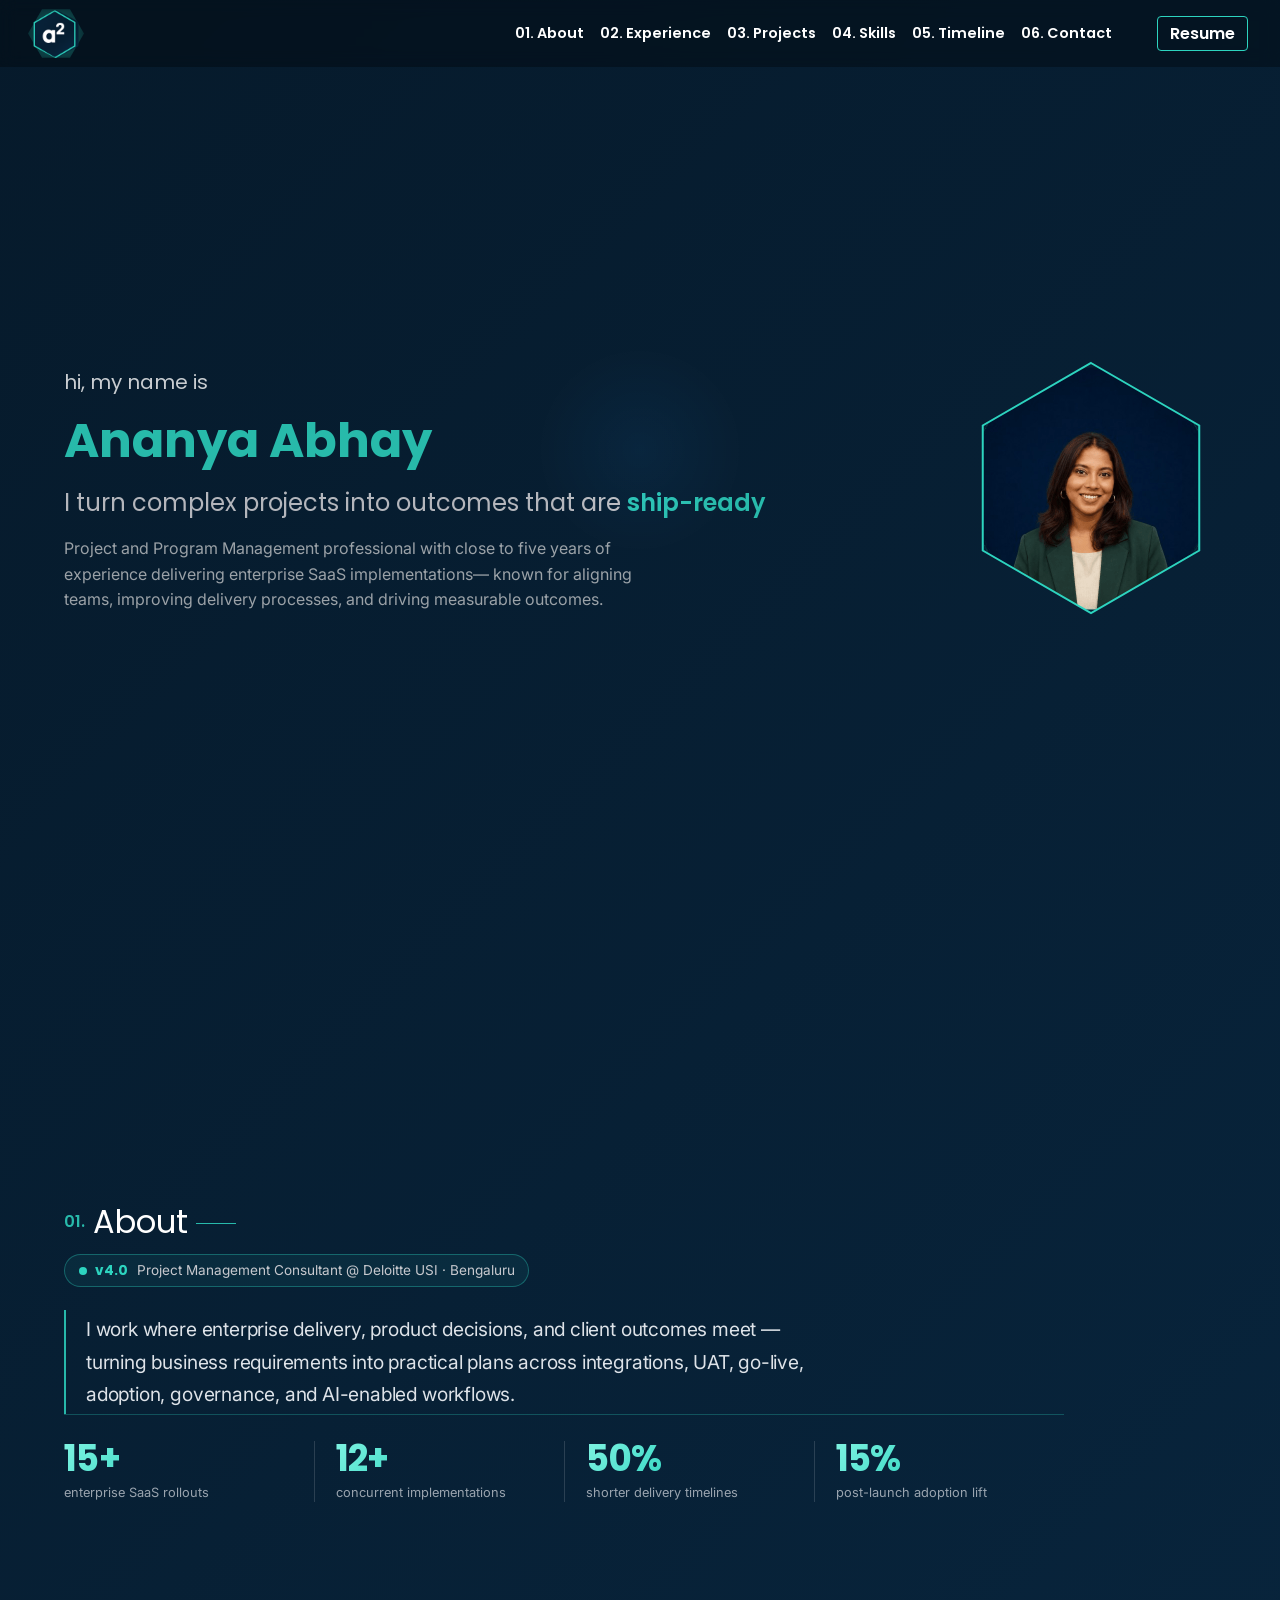
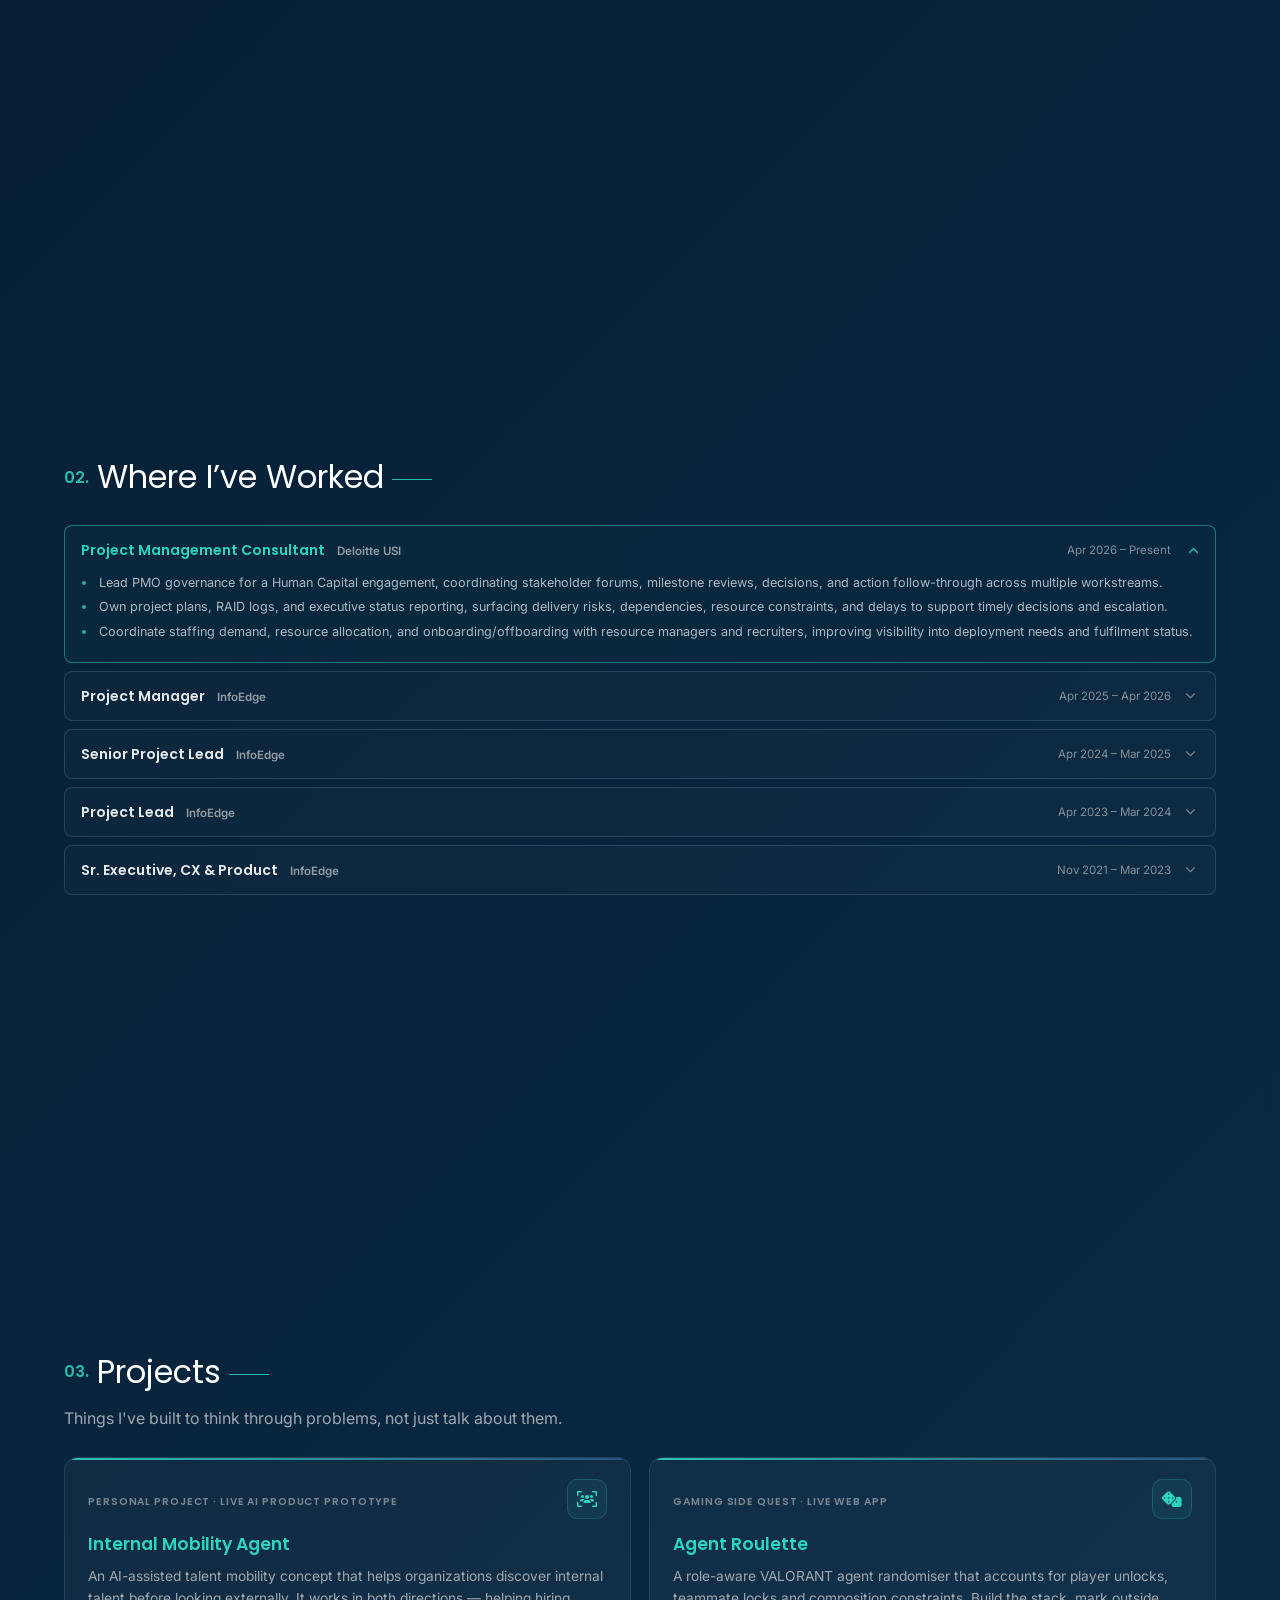
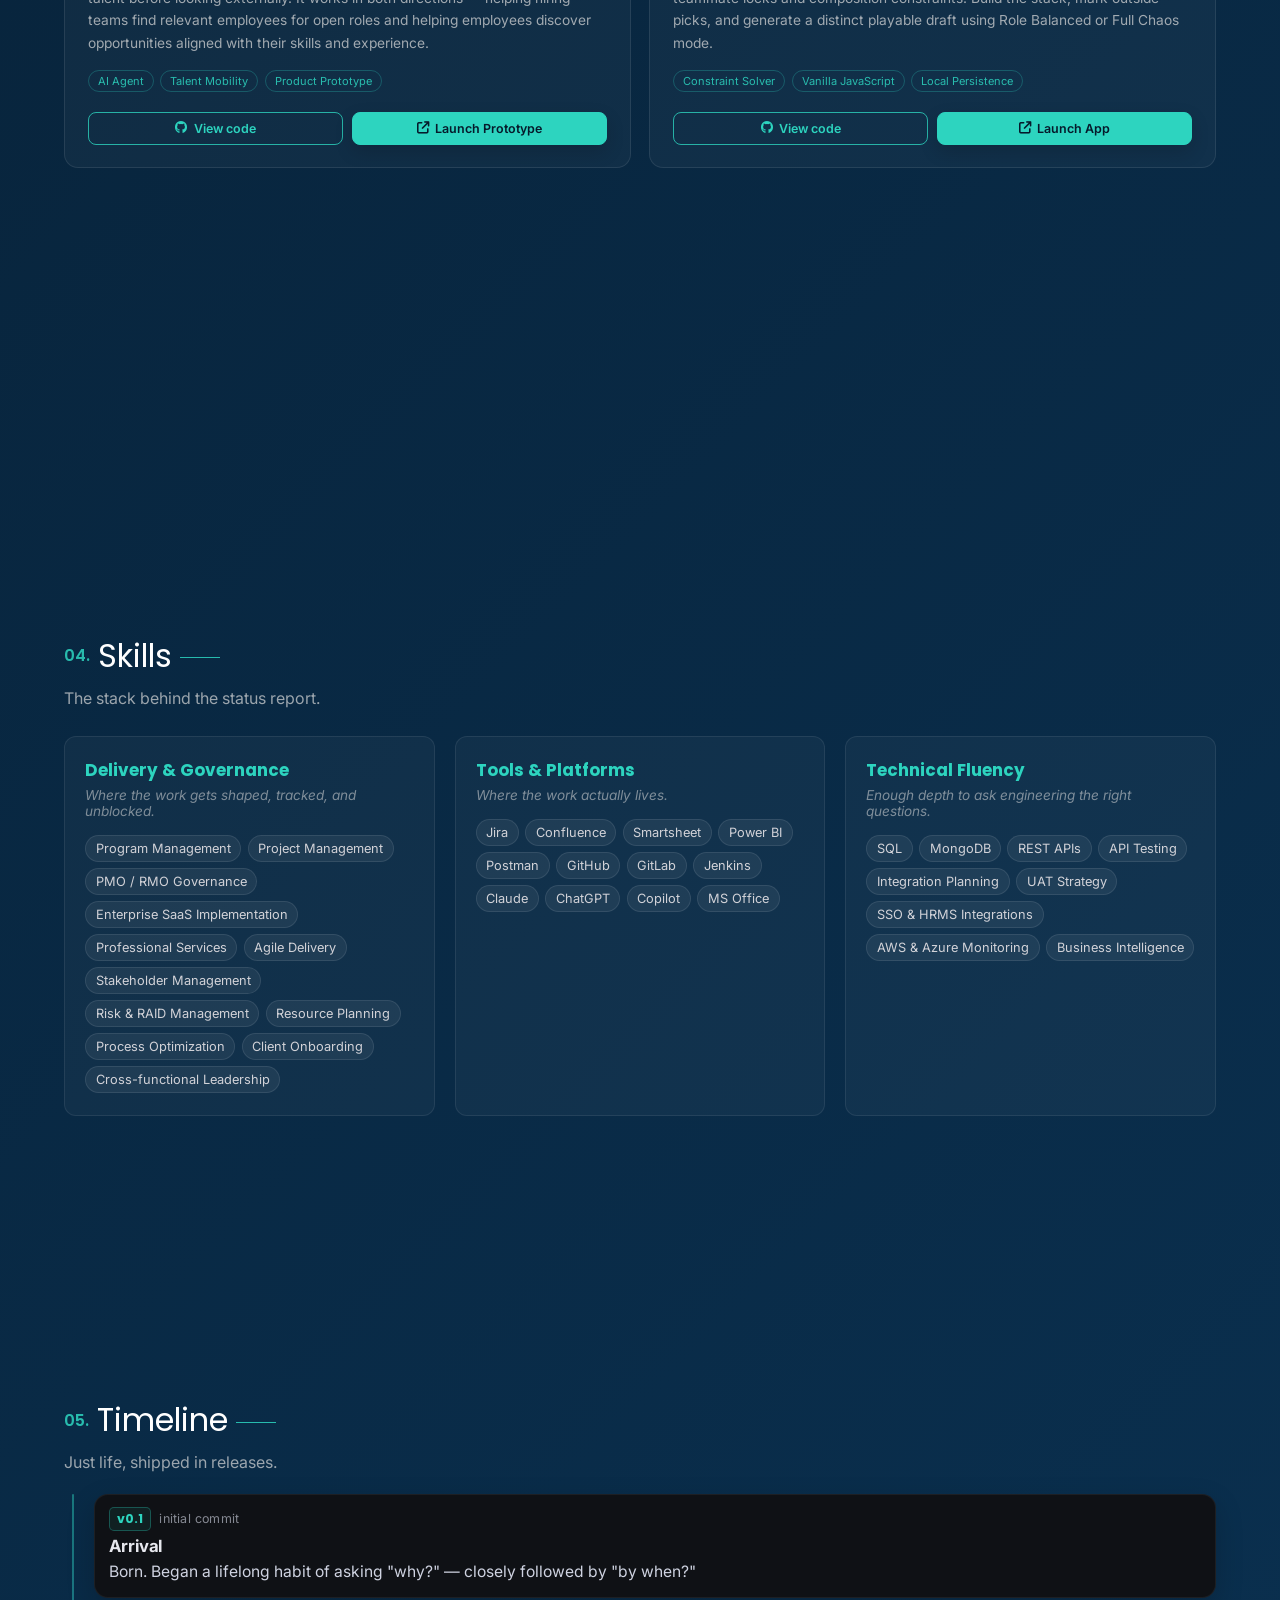
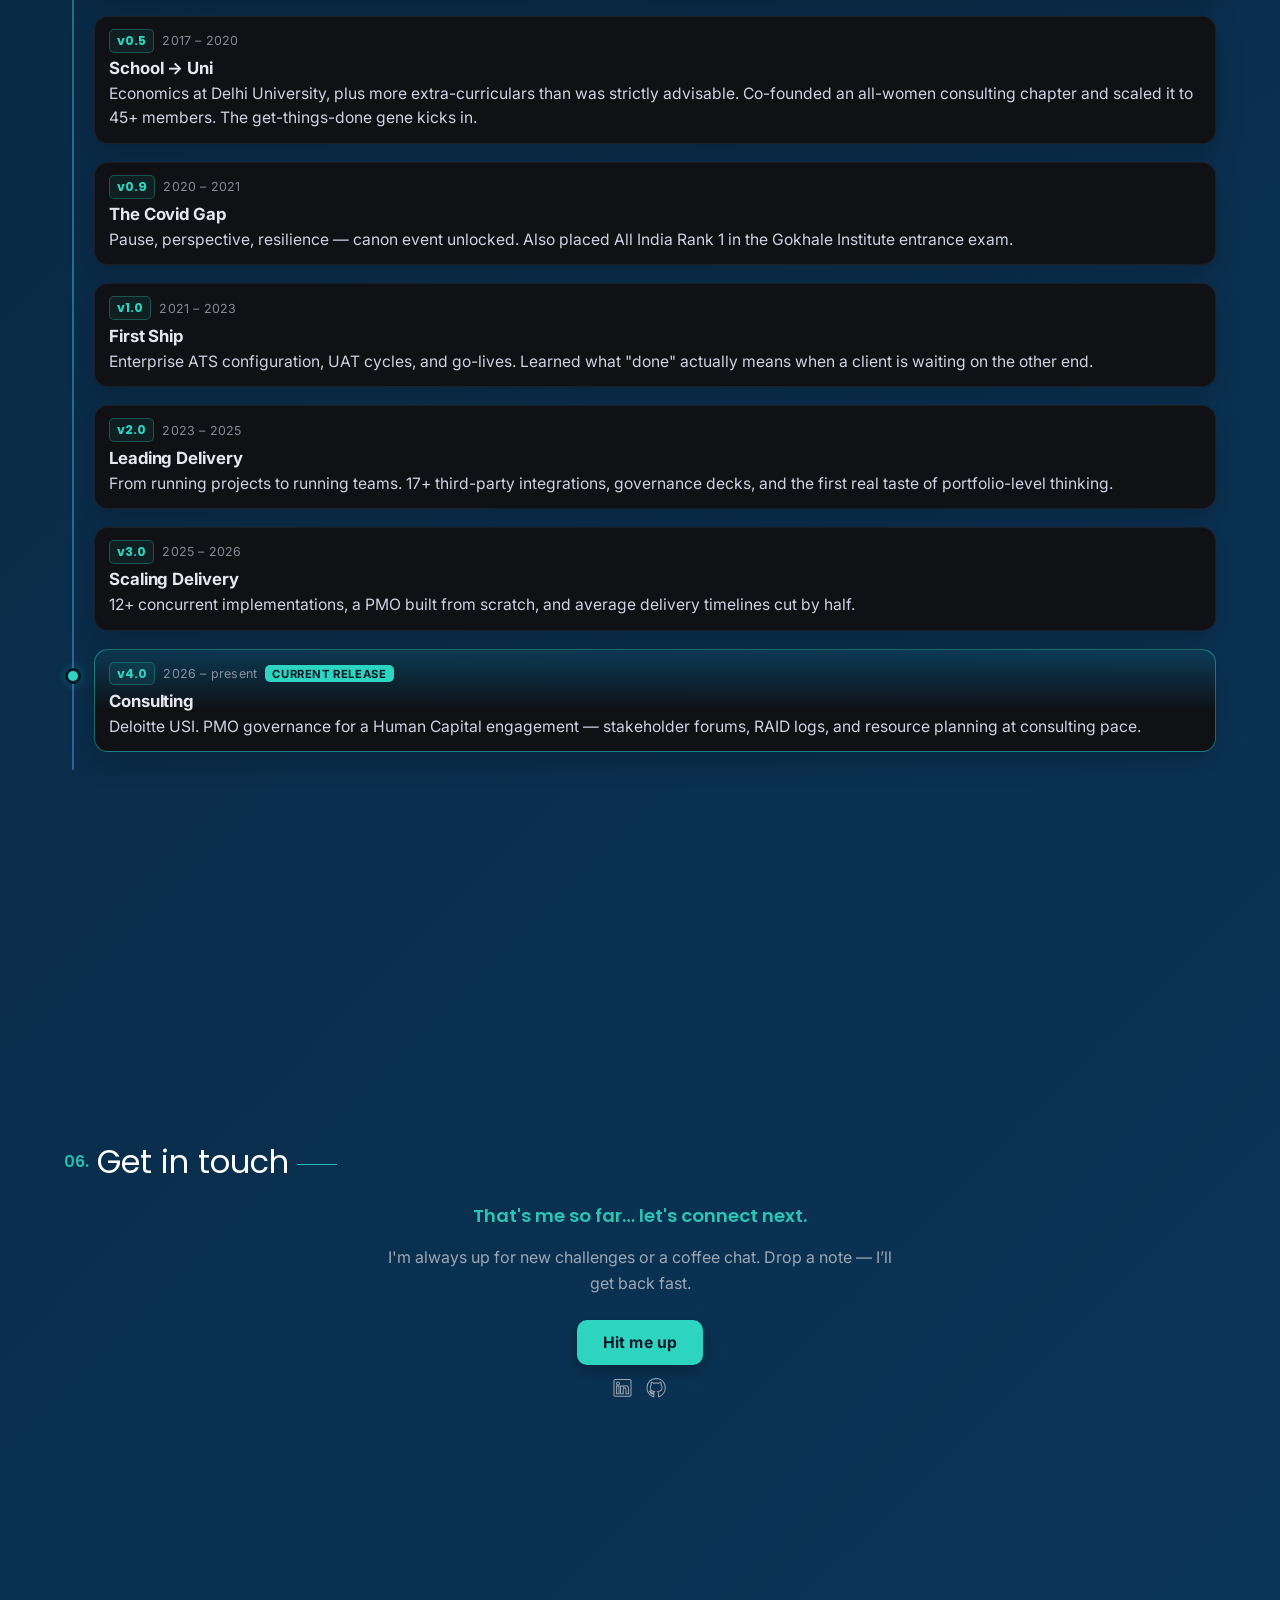
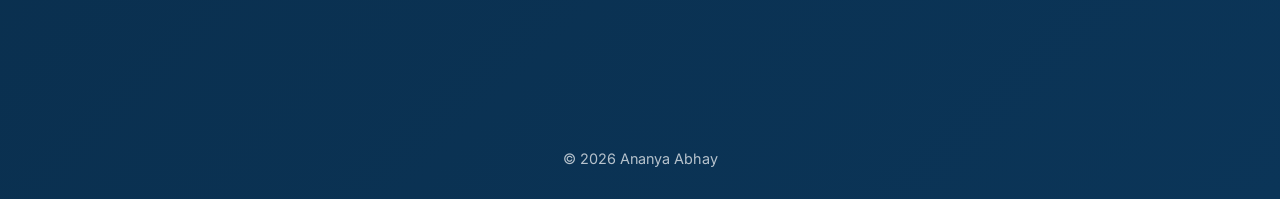
<file: index.html>
<!DOCTYPE html>
<html lang="en">

<head>

  <meta charset="UTF-8" />
  <meta name="viewport" content="width=device-width,initial-scale=1" />

  <!-- font awesome -->
  <link rel="stylesheet" href="https://cdnjs.cloudflare.com/ajax/libs/font-awesome/6.5.2/css/all.min.css">


  <meta property="og:site_name" content="Ananya Abhay" />

  <meta property="og:image:alt" content="Portrait of Ananya Abhay, SaaS Project Manager and Program Manager" />

  <!-- 1) Basic SEO -->
  <title>Ananya Abhay | Project &amp; Program Manager | SaaS &amp; PMO</title>
  <meta name="description"
    content="Project Manager in Bengaluru with approximately 5 years of program management experience across enterprise Software delivery, PMO governance, consulting, integrations and AI-enabled workflows.">

  <!-- 2) Open Graph -->
  <meta property="og:type" content="profile" />
  <meta property="og:locale" content="en_IN" />
  <meta property="og:url" content="https://ananyaabhay.github.io/" />
  <meta property="og:title" content="Ananya Abhay | Project &amp; Program Manager | SaaS &amp; PMO" />
  <meta property="og:description"
    content="Project and Program Manager in Bengaluru with 5 years across enterprise SaaS delivery, PMO governance, and consulting. Currently a PM Consultant at Deloitte USI.">
  <meta property="og:image" content="https://ananyaabhay.github.io/assets/image_aa.png" />
  <meta property="og:image:width" content="500" />
  <meta property="og:image:height" content="500" />

  <!-- 3) Twitter Card -->
  <meta name="twitter:card" content="summary" />
  <meta name="twitter:title" content="Ananya Abhay | Project &amp; Program Manager | SaaS &amp; PMO" />
  <meta name="twitter:description"
    content="Project and Program Manager in Bengaluru with 5 years across enterprise SaaS delivery, PMO governance, and consulting. Currently a PM Consultant at Deloitte USI.">
  <meta name="twitter:image" content="https://ananyaabhay.github.io/assets/image_aa.png" />

  <!-- 4) JSON-LD Structured Data -->
  <script type="application/ld+json">
{
  "@context": "https://schema.org",
  "@graph": [
    {
      "@type": "WebSite",
      "@id": "https://ananyaabhay.github.io/#website",
      "url": "https://ananyaabhay.github.io/",
      "name": "Ananya Abhay",
      "alternateName": "Ananya Abhay Portfolio"
    },
    {
      "@type": "ProfilePage",
      "@id": "https://ananyaabhay.github.io/#profile",
      "url": "https://ananyaabhay.github.io/",
      "name": "Ananya Abhay | SaaS Project and Program Manager",
      "isPartOf": {
        "@id": "https://ananyaabhay.github.io/#website"
      },
      "mainEntity": {
        "@type": "Person",
        "@id": "https://ananyaabhay.github.io/#person",
        "name": "Ananya Abhay",
        "url": "https://ananyaabhay.github.io/",
        "image": "https://ananyaabhay.github.io/assets/image_aa.png",
        "jobTitle": "Project Management Consultant",
        "description": "Project and Program Manager in Bengaluru with 5 years across enterprise SaaS delivery, PMO governance, professional services, and consulting.",
        "email": "mailto:ananyaabhay@gmail.com",
        "worksFor": {
          "@type": "Organization",
          "name": "Deloitte USI"
        },
        "alumniOf": {
          "@type": "CollegeOrUniversity",
          "name": "Daulat Ram College, University of Delhi"
        },
        "award": [
          "All India Rank 1, Common Entrance Exam, Gokhale Institute of Politics and Economics (2021)",
          "Info Edge Spot-on Award (Q4 2023)",
          "Info Edge Acing It Award (Q3 2022)",
          "Info Edge Star Team Award (Q3 2022)"
        ],
        "address": {
          "@type": "PostalAddress",
          "addressLocality": "Bengaluru",
          "addressRegion": "Karnataka",
          "addressCountry": "IN"
        },
        "knowsAbout": [
          "Program Management",
          "Project Management",
          "PMO Governance",
          "RMO Governance",
          "Enterprise SaaS Implementation",
          "Professional Services Delivery",
          "Agile Delivery",
          "Stakeholder Management",
          "Risk and RAID Management",
          "Resource Planning",
          "Process Optimization",
          "Client Onboarding",
          "Portfolio Management",
          "Enterprise Integrations",
          "User Acceptance Testing",
          "Jira",
          "Confluence",
          "Smartsheet",
          "Power BI",
          "SQL",
          "API Integration Planning",
          "Business Intelligence"
        ],
        "sameAs": [
          "https://www.linkedin.com/in/ananyaabhay",
          "https://github.com/ananyaabhay"
        ]
      }
    }
  ]
}
  </script>
  <link rel="icon" href="assets/favicon.png" sizes="any" type="image/png" />

  <!-- Fonts -->
  <link rel="preconnect" href="https://fonts.googleapis.com">
  <link rel="preconnect" href="https://fonts.gstatic.com" crossorigin>
  <link rel="stylesheet"
    href="https://fonts.googleapis.com/css2?family=Inter:wght@400;600;700&family=Poppins:wght@400;600;700&display=swap">
  <link rel="stylesheet" href="css/styles.css" />
  <link rel="canonical" href="https://ananyaabhay.github.io/" />
</head>

<body>

  <!-- LOADER: hex draws, logo sits inside (clipped) -->
  <div id="loader">
    <div class="loader-wrap" aria-label="Loading">
      <!-- Hex outline that draws -->
      <svg class="loader-hex" viewBox="0 0 100 100" aria-hidden="true">
        <defs>
          <!-- subtle glow on the stroke -->
          <filter id="hexGlow" x="-50%" y="-50%" width="200%" height="200%">
            <feGaussianBlur stdDeviation="2" result="blur" />
            <feMerge>
              <feMergeNode in="blur" />
              <feMergeNode in="SourceGraphic" />
            </feMerge>
          </filter>

          <!-- gradient stroke (very subtle) -->
          <linearGradient id="hexStroke" x1="0%" y1="0%" x2="100%" y2="100%">
            <stop offset="0%" stop-color="#2DD4BF" stop-opacity="0.95" />
            <stop offset="100%" stop-color="#60A5FA" stop-opacity="0.75" />
          </linearGradient>

          <!-- hex clip for the logo -->
          <clipPath id="hexClip">
            <polygon points="50,5 90,30 90,70 50,95 10,70 10,30" />
          </clipPath>
        </defs>

        <polygon class="hex-outline" points="50,5 90,30 90,70 50,95 10,70 10,30" fill="none" stroke="url(#hexStroke)"
          stroke-width="4" stroke-linejoin="round" filter="url(#hexGlow)" />
      </svg>

      <!-- Your favicon, clipped to the hex and faded in -->
      <img class="loader-logo" src="assets/favicon.png" alt="" width="256" height="256">
    </div>
  </div>


  <!-- top nav -->
  <nav class="main-nav">
    <div class="nav-left">
      <button class="menu-toggle" aria-label="Open menu" aria-expanded="false" aria-controls="nav-links">
        <i class="fa-solid fa-bars"></i>
      </button>

      <div class="nav-logo">
        <img src="assets/favicon.png" alt="Ananya Logo" width="256" height="256">
      </div>
    </div>

    <div id="nav-links" class="nav-links">
      <a href="#about">01. About</a>
      <a href="#jobs">02. Experience</a>
      <a href="#projects">03. Projects</a>
      <a href="#skills">04. Skills</a>
      <a href="#timeline">05. Timeline</a>
      <a href="#contact">06. Contact</a>
      <a href="assets/Resume_AA_p.pdf" target="_blank" rel="noopener noreferrer" class="resume-btn">Resume</a>
    </div>
  </nav>


  <!-- landing -->
  <section id="landing">
    <div class="landing-content">
      <p class="intro">hi, my name is</p>
      <h1 class="name">Ananya Abhay</h1>
      <h2 class="tagline">
        I turn complex projects into outcomes that are
        <span id="anim-word">impactful</span>
      </h2>
      <p class="summary">
        Project and Program Management professional with close to five years of experience delivering enterprise SaaS
        implementations—
        known for aligning teams, improving delivery processes, and driving measurable outcomes.
      </p>
    </div>
    <div class="landing-image">
      <div class="hex-frame">
        <img src="assets/image_aa.png" alt="Portrait of Ananya Abhay, SaaS Project Manager and Program Manager"
          width="500" height="500">
        <svg class="hex-portrait" viewBox="0 0 100 100" aria-hidden="true" focusable="false">
          <path d="M50 0 L93.3 25 L93.3 75 L50 100 L6.7 75 L6.7 25 Z" fill="none" stroke="#2DD4BF" stroke-width="2" />
        </svg>
      </div>
    </div>
  </section>

  <!-- about -->
  <section id="about">
    <div class="section-title"><span class="num">01.</span>
      <h2>About</h2>
    </div>
    <p class="status-badge">
      <span class="status-dot" aria-hidden="true"></span>
      <span class="status-ver">v4.0</span>
      <span class="status-now">Project Management Consultant @ Deloitte USI · Bengaluru</span>
    </p>

    <div class="about-story">

      <p class="about-lead">
        I work where enterprise delivery, product decisions, and client outcomes meet —
        turning business requirements into practical plans across integrations, UAT,
        go-live, adoption, governance, and AI-enabled workflows.
      </p>

      <div class="about-proof-grid">
        <div class="about-proof"><strong>15+</strong><span>enterprise SaaS rollouts</span></div>
        <div class="about-proof"><strong>12+</strong><span>concurrent implementations</span></div>
        <div class="about-proof"><strong>50%</strong><span>shorter delivery timelines</span></div>
        <div class="about-proof"><strong>15%</strong><span>post-launch adoption lift</span></div>
      </div>

    </div>

  </section>

  <!-- experience - old - backup
  <section id="jobs">
    <div class="section-title"><span class="num">02.</span>
      <h2>Where I’ve Worked</h2>
    </div>
    <div class="experience-section">
      <nav class="experience-nav" aria-label="Experience" role="tablist">
        <button class="xp-tab active" role="tab" aria-selected="true" aria-controls="job0" id="tab-job0">
          PM Consultant
        </button>
        <button class="xp-tab" role="tab" aria-selected="false" aria-controls="job1" id="tab-job1">
          Project Manager
        </button>
        <button class="xp-tab" role="tab" aria-selected="false" aria-controls="job2" id="tab-job2">
          Senior Project Lead
        </button>
        <button class="xp-tab" role="tab" aria-selected="false" aria-controls="job3" id="tab-job3">
          Project Lead
        </button>
        <button class="xp-tab" role="tab" aria-selected="false" aria-controls="job4" id="tab-job4">
          Sr. Executive CX &amp; Product
        </button>
      </nav>


      <div class="experience-content">
        <div id="job0" class="job-pane active" role="tabpanel" aria-labelledby="tab-job0" tabindex="0">
          <h3>Project Management Consultant @ Deloitte USI</h3>
          <p>Apr 2026 – Present</p>
          <ul>
            <li>Lead PMO governance for a Human Capital engagement, coordinating stakeholder forums, milestone reviews,
              decisions, and action follow-through across multiple workstreams.</li>
            <li>Own project plans, RAID logs, and executive status reporting, surfacing delivery risks, dependencies,
              resource constraints, and delays to support timely decisions and escalation.</li>
            <li>Coordinate staffing demand, resource allocation, and onboarding/offboarding with resource managers and
              recruiters, improving visibility into deployment needs and fulfilment status.</li>
          </ul>
        </div>
        <div id="job1" class="job-pane" role="tabpanel" aria-labelledby="tab-job1" tabindex="0">
          <h3>Project Manager @ InfoEdge</h3>
          <p>Apr 2025 – Apr 2026</p>
          <ul>
            <li>Managed a delivery team and portfolio of 12+ concurrent enterprise SaaS implementations, balancing
              priorities, capacity, risks, cross-project dependencies, delivery quality, and client outcomes.</li>
            <li>Built portfolio-level governance through standardized delivery reviews, dashboards, escalation
              mechanisms, and implementation playbooks, reducing average implementation timelines by 50%.</li>
            <li>Partnered with Sales, Product, and enterprise customers during presales and solutioning to define scope,
              estimate effort, and translate fit-gap findings—including AI-enabled recruitment workflows—into delivery
              plans and change requests.</li>
          </ul>
        </div>

        <div id="job2" class="job-pane" role="tabpanel" aria-labelledby="tab-job2" tabindex="0">
          <h3>Senior Project Lead @ InfoEdge</h3>
          <p>Apr 2024 – Mar 2025</p>
          <ul>
            <li>Led 8+ complex enterprise implementations for larger accounts, owning delivery plans, cross-functional
              dependencies, client readiness, and escalations from kickoff through go-live.
            </li>
            <li>Ran governance and steering reviews with senior stakeholders, using delivery dashboards and status decks
              to drive decisions on scope, risks, timelines, and open actions.</li>
            <li>Mentored project leads and improved post-launch adoption by 15% through usage analysis, targeted
              enablement, and structured transition to BAU teams.</li>
          </ul>
        </div>

        <div id="job3" class="job-pane" role="tabpanel" aria-labelledby="tab-job3" tabindex="0">
          <h3>Project Lead @ InfoEdge</h3>
          <p>Apr 2023 – Mar 2024</p>
          <ul>
            <li>Led day-to-day delivery for 6+ projects, coordinating associates and cross-functional teams across
              requirements, configuration, integrations, UAT, and go-live.
            </li>
            <li>Prepared governance decks, delivery dashboards, and status reports, and facilitated recurring client
              calls to track milestones, risks, decisions, and action closure.</li>
            <li>Coordinated 17+ third-party integrations across HRMS platforms, job boards, assessments, BGV, SSO, and
              APIs, while continuing hands-on configuration where required.</li>
          </ul>
        </div>

        <div id="job4" class="job-pane" role="tabpanel" aria-labelledby="tab-job4" tabindex="0">
          <h3>Sr. Executive CX &amp; Product @ InfoEdge</h3>
          <p>Nov 2021 – Mar 2023</p>
          <ul>
            <li>Configured enterprise ATS workflows for 10+ clients, translating recruitment processes and functional
              requirements into system setup and implementation documentation.</li>
            <li>Executed UAT and quality-validation cycles across pre-production and live environments, coordinating
              defect triage and documentation checks to reduce average bug turnaround time by 20%.</li>
            <li>Delivered administrator and end-user training, supported go-live readiness, and created user guides to
              enable smooth adoption and handover.</li>
          </ul>
        </div>
      </div>
    </div>
  </section> -->

  <!-- experience / new -->
  <section id="jobs">

    <div class="section-title">
      <span class="num">02.</span>
      <h2>Where I’ve Worked</h2>
    </div>

    <div class="experience-accordion">

      <!-- 1. Deloitte -->
      <article class="xp-item is-open">

        <button class="xp-trigger" type="button" aria-expanded="true" aria-controls="xp-panel-0" id="xp-trigger-0">
          <span class="xp-heading">
            <span class="xp-role">Project Management Consultant</span>
            <span class="xp-company">Deloitte USI</span>
          </span>

          <span class="xp-period">Apr 2026 – Present</span>

          <i class="fa-solid fa-chevron-down xp-chevron" aria-hidden="true"></i>
        </button>

        <div class="xp-panel" id="xp-panel-0" role="region" aria-labelledby="xp-trigger-0">
          <ul>
            <li>
              Lead PMO governance for a Human Capital engagement, coordinating
              stakeholder forums, milestone reviews, decisions, and action
              follow-through across multiple workstreams.
            </li>

            <li>
              Own project plans, RAID logs, and executive status reporting,
              surfacing delivery risks, dependencies, resource constraints,
              and delays to support timely decisions and escalation.
            </li>

            <li>
              Coordinate staffing demand, resource allocation, and
              onboarding/offboarding with resource managers and recruiters,
              improving visibility into deployment needs and fulfilment status.
            </li>
          </ul>
        </div>

      </article>


      <!-- 2. Project Manager -->
      <article class="xp-item">

        <button class="xp-trigger" type="button" aria-expanded="false" aria-controls="xp-panel-1" id="xp-trigger-1">
          <span class="xp-heading">
            <span class="xp-role">Project Manager</span>
            <span class="xp-company">InfoEdge</span>
          </span>

          <span class="xp-period">Apr 2025 – Apr 2026</span>

          <i class="fa-solid fa-chevron-down xp-chevron" aria-hidden="true"></i>
        </button>

        <div class="xp-panel" id="xp-panel-1" role="region" aria-labelledby="xp-trigger-1" hidden>
          <ul>
            <li>
              Managed a delivery team and portfolio of 12+ concurrent enterprise
              SaaS implementations, balancing priorities, capacity, risks,
              cross-project dependencies, delivery quality, and client outcomes.
            </li>

            <li>
              Built portfolio-level governance through standardized delivery
              reviews, dashboards, escalation mechanisms, and implementation
              playbooks, reducing average implementation timelines by 50%.
            </li>

            <li>
              Partnered with Sales, Product, and enterprise customers during
              presales and solutioning to define scope, estimate effort, and
              translate fit-gap findings—including AI-enabled recruitment
              workflows—into delivery plans and change requests.
            </li>
          </ul>
        </div>

      </article>


      <!-- 3. Senior Project Lead -->
      <article class="xp-item">

        <button class="xp-trigger" type="button" aria-expanded="false" aria-controls="xp-panel-2" id="xp-trigger-2">
          <span class="xp-heading">
            <span class="xp-role">Senior Project Lead</span>
            <span class="xp-company">InfoEdge</span>
          </span>

          <span class="xp-period">Apr 2024 – Mar 2025</span>

          <i class="fa-solid fa-chevron-down xp-chevron" aria-hidden="true"></i>
        </button>

        <div class="xp-panel" id="xp-panel-2" role="region" aria-labelledby="xp-trigger-2" hidden>
          <ul>
            <li>
              Led 8+ complex enterprise implementations for larger accounts,
              owning delivery plans, cross-functional dependencies, client
              readiness, and escalations from kickoff through go-live.
            </li>

            <li>
              Ran governance and steering reviews with senior stakeholders,
              using delivery dashboards and status decks to drive decisions
              on scope, risks, timelines, and open actions.
            </li>

            <li>
              Mentored project leads and improved post-launch adoption by 15%
              through usage analysis, targeted enablement, and structured
              transition to BAU teams.
            </li>
          </ul>
        </div>

      </article>


      <!-- 4. Project Lead -->
      <article class="xp-item">

        <button class="xp-trigger" type="button" aria-expanded="false" aria-controls="xp-panel-3" id="xp-trigger-3">
          <span class="xp-heading">
            <span class="xp-role">Project Lead</span>
            <span class="xp-company">InfoEdge</span>
          </span>

          <span class="xp-period">Apr 2023 – Mar 2024</span>

          <i class="fa-solid fa-chevron-down xp-chevron" aria-hidden="true"></i>
        </button>

        <div class="xp-panel" id="xp-panel-3" role="region" aria-labelledby="xp-trigger-3" hidden>
          <ul>
            <li>
              Led day-to-day delivery for 6+ projects, coordinating associates
              and cross-functional teams across requirements, configuration,
              integrations, UAT, and go-live.
            </li>

            <li>
              Prepared governance decks, delivery dashboards, and status reports,
              and facilitated recurring client calls to track milestones, risks,
              decisions, and action closure.
            </li>

            <li>
              Coordinated 17+ third-party integrations across HRMS platforms,
              job boards, assessments, BGV, SSO, and APIs, while continuing
              hands-on configuration where required.
            </li>
          </ul>
        </div>

      </article>


      <!-- 5. CX & Product -->
      <article class="xp-item">

        <button class="xp-trigger" type="button" aria-expanded="false" aria-controls="xp-panel-4" id="xp-trigger-4">
          <span class="xp-heading">
            <span class="xp-role">Sr. Executive, CX &amp; Product</span>
            <span class="xp-company">InfoEdge</span>
          </span>

          <span class="xp-period">Nov 2021 – Mar 2023</span>

          <i class="fa-solid fa-chevron-down xp-chevron" aria-hidden="true"></i>
        </button>

        <div class="xp-panel" id="xp-panel-4" role="region" aria-labelledby="xp-trigger-4" hidden>
          <ul>
            <li>
              Configured enterprise ATS workflows for 10+ clients, translating
              recruitment processes and functional requirements into system
              setup and implementation documentation.
            </li>

            <li>
              Executed UAT and quality-validation cycles across pre-production
              and live environments, coordinating defect triage and documentation
              checks to reduce average bug turnaround time by 20%.
            </li>

            <li>
              Delivered administrator and end-user training, supported go-live
              readiness, and created user guides to enable smooth adoption and
              handover.
            </li>
          </ul>
        </div>

      </article>

    </div>

  </section>

  <!-- projects -->
  <section id="projects">

    <div class="section-title">
      <span class="num">03.</span>
      <h2>Projects</h2>
    </div>

    <p class="projects-intro">
      Things I've built to think through problems, not just talk about them.
    </p>

    <div class="projects-grid">

      <!-- INTERNAL MOBILITY AGENT -->
      <article class="project-card">

        <div class="project-body">

          <div class="project-topline">
            <div class="project-meta">
              <span class="project-type">
                PERSONAL PROJECT · LIVE AI PRODUCT PROTOTYPE
              </span>
            </div>

            <div class="project-icon" aria-hidden="true">
              <i class="fa-solid fa-users-viewfinder"></i>
            </div>
          </div>

          <h3 class="project-title">Internal Mobility Agent</h3>

          <p class="project-desc">
            An AI-assisted talent mobility concept that helps organizations
            discover internal talent before looking externally. It works in both
            directions — helping hiring teams find relevant employees for open
            roles and helping employees discover opportunities aligned with their
            skills and experience.
          </p>
          <button class="project-toggle" type="button" aria-expanded="false">
            <span>See more</span>
            <i class="fa-solid fa-chevron-down" aria-hidden="true"></i>
          </button>

          <ul class="project-tags project-extra">
            <li>AI Agent</li>
            <li>Talent Mobility</li>
            <li>Product Prototype</li>
          </ul>

          <div class="project-actions project-extra">
            <a href="https://github.com/ananyaabhay/internal-mobility-ai-agent" target="_blank"
              rel="noopener noreferrer" class="proj-btn proj-btn-outline">
              <i class="fa-brands fa-github" aria-hidden="true"></i>
              View code
            </a>

            <a href="https://ananyaabhay.github.io/internal-mobility-ai-agent/" target="_blank"
              rel="noopener noreferrer" class="proj-btn proj-btn-filled">
              <i class="fa-solid fa-arrow-up-right-from-square" aria-hidden="true"></i>
              Launch Prototype
            </a>
          </div>

        </div>

      </article>


      <!-- AGENT ROULETTE -->
      <article class="project-card">

        <div class="project-body">
          <div class="project-topline">
            <div class="project-meta">
              <span class="project-type">
                GAMING SIDE QUEST · LIVE WEB APP
              </span>
            </div>

            <div class="project-icon" aria-hidden="true">
              <i class="fa-solid fa-dice"></i>
            </div>
          </div>

          <h3 class="project-title">Agent Roulette</h3>

          <p class="project-desc">
            A role-aware VALORANT agent randomiser that accounts for player
            unlocks, teammate locks and composition constraints. Build the stack,
            mark outside picks, and generate a distinct playable draft using Role
            Balanced or Full Chaos mode.
          </p>

          <button class="project-toggle" type="button" aria-expanded="false">
            <span>See more</span>
            <i class="fa-solid fa-chevron-down" aria-hidden="true"></i>
          </button>

          <ul class="project-tags project-extra">
            <li>Constraint Solver</li>
            <li>Vanilla JavaScript</li>
            <li>Local Persistence</li>
          </ul>

          <div class="project-actions project-extra">
            <a href="https://github.com/ananyaabhay/agent-roulette" target="_blank" rel="noopener noreferrer"
              class="proj-btn proj-btn-outline">
              <i class="fa-brands fa-github" aria-hidden="true"></i>
              View code
            </a>

            <a href="https://ananyaabhay.github.io/agent-roulette/" target="_blank" rel="noopener noreferrer"
              class="proj-btn proj-btn-filled">
              <i class="fa-solid fa-arrow-up-right-from-square" aria-hidden="true"></i>
              Launch App
            </a>
          </div>
        </div>

      </article>
    </div>
  </section>
  <!-- skills -->
  <section id="skills">
    <div class="section-title"><span class="num">04.</span>
      <h2>Skills</h2>
    </div>

    <p class="skills-intro">The stack behind the status report.</p>

    <div class="skills-grid">

      <article class="skill-card">
        <h3 class="skill-card-title">Delivery &amp; Governance</h3>
        <p class="skill-card-note">Where the work gets shaped, tracked, and unblocked.</p>
        <ul class="skill-chips">
          <li>Program Management</li>
          <li>Project Management</li>
          <li>PMO / RMO Governance</li>
          <li>Enterprise SaaS Implementation</li>
          <li>Professional Services</li>
          <li>Agile Delivery</li>
          <li>Stakeholder Management</li>
          <li>Risk &amp; RAID Management</li>
          <li>Resource Planning</li>
          <li>Process Optimization</li>
          <li>Client Onboarding</li>
          <li>Cross-functional Leadership</li>
        </ul>
      </article>

      <article class="skill-card">
        <h3 class="skill-card-title">Tools &amp; Platforms</h3>
        <p class="skill-card-note">Where the work actually lives.</p>
        <ul class="skill-chips">
          <li>Jira</li>
          <li>Confluence</li>
          <li>Smartsheet</li>
          <li>Power BI</li>
          <li>Postman</li>
          <li>GitHub</li>
          <li>GitLab</li>
          <li>Jenkins</li>
          <li>Claude</li>
          <li>ChatGPT</li>
          <li>Copilot</li>
          <li>MS Office</li>
        </ul>
      </article>

      <article class="skill-card">
        <h3 class="skill-card-title">Technical Fluency</h3>
        <p class="skill-card-note">Enough depth to ask engineering the right questions.</p>
        <ul class="skill-chips">
          <li>SQL</li>
          <li>MongoDB</li>
          <li>REST APIs</li>
          <li>API Testing</li>
          <li>Integration Planning</li>
          <li>UAT Strategy</li>
          <li>SSO &amp; HRMS Integrations</li>
          <li>AWS &amp; Azure Monitoring</li>
          <li>Business Intelligence</li>
        </ul>
      </article>

    </div>
  </section>

  <!-- timeline -->
  <section id="timeline">
    <div class="section-title"><span class="num">05.</span>
      <h2>Timeline</h2>
    </div>

    <p class="tl-intro">Just life, shipped in releases.</p>

    <ol class="tl">

      <li class="tl-item">
        <div class="tl-content" tabindex="0">
          <div class="tl-meta">
            <span class="tl-ver">v0.1</span>
            <span class="tl-year">initial commit</span>
          </div>
          <h3 class="tl-title">Arrival</h3>
          <p class="tl-desc">Born. Began a lifelong habit of asking "why?" — closely followed by "by when?"</p>
        </div>
      </li>

      <li class="tl-item">
        <div class="tl-content" tabindex="0">
          <div class="tl-meta">
            <span class="tl-ver">v0.5</span>
            <span class="tl-year">2017 – 2020</span>
          </div>
          <h3 class="tl-title">School → Uni</h3>
          <p class="tl-desc">Economics at Delhi University, plus more extra-curriculars than was strictly advisable.
            Co-founded an all-women consulting chapter and scaled it to 45+ members. The get-things-done gene kicks
            in.
          </p>
        </div>
      </li>

      <li class="tl-item">
        <div class="tl-content" tabindex="0">
          <div class="tl-meta">
            <span class="tl-ver">v0.9</span>
            <span class="tl-year">2020 – 2021</span>
          </div>
          <h3 class="tl-title">The Covid Gap</h3>
          <p class="tl-desc">Pause, perspective, resilience — canon event unlocked. Also placed All India Rank 1 in
            the
            Gokhale Institute entrance exam.</p>
        </div>
      </li>

      <li class="tl-item">
        <div class="tl-content" tabindex="0">
          <div class="tl-meta">
            <span class="tl-ver">v1.0</span>
            <span class="tl-year">2021 – 2023</span>
          </div>
          <h3 class="tl-title">First Ship</h3>
          <p class="tl-desc">Enterprise ATS configuration, UAT cycles, and go-lives. Learned what "done" actually
            means
            when a client is waiting on the other end.</p>
        </div>
      </li>

      <li class="tl-item">
        <div class="tl-content" tabindex="0">
          <div class="tl-meta">
            <span class="tl-ver">v2.0</span>
            <span class="tl-year">2023 – 2025</span>
          </div>
          <h3 class="tl-title">Leading Delivery</h3>
          <p class="tl-desc">From running projects to running teams. 17+ third-party integrations, governance decks,
            and
            the first real taste of portfolio-level thinking.</p>
        </div>
      </li>

      <li class="tl-item">
        <div class="tl-content" tabindex="0">
          <div class="tl-meta">
            <span class="tl-ver">v3.0</span>
            <span class="tl-year">2025 – 2026</span>
          </div>
          <h3 class="tl-title">Scaling Delivery</h3>
          <p class="tl-desc">12+ concurrent implementations, a PMO built from scratch, and average delivery
            timelines
            cut by half.</p>
        </div>
      </li>

      <li class="tl-item is-current">
        <div class="tl-content" tabindex="0">
          <div class="tl-meta">
            <span class="tl-ver">v4.0</span>
            <span class="tl-year">2026 – present</span>
            <span class="tl-tag">current release</span>
          </div>
          <h3 class="tl-title">Consulting</h3>
          <p class="tl-desc">Deloitte USI. PMO governance for a Human Capital engagement — stakeholder forums, RAID
            logs, and resource planning at consulting pace.</p>
        </div>
      </li>
    </ol>
  </section>

  <!-- contact -->
  <section id="contact">
    <div class="section-title"><span class="num">06.</span>
      <h2>Get in touch</h2>
    </div>
    <p class="contact-text contact-lead">That's me so far… let's connect next.</p>
    <p class="contact-text contact-sub">
      I'm always up for new challenges or a coffee chat.
      Drop a note — I’ll get back fast.
    </p>

    <div class="contact-box">
      <a href="mailto:ananyaabhay@gmail.com">Hit me up</a>
    </div>

    <div class="contact-icons">
      <a href="https://linkedin.com/in/ananyaabhay" target="_blank" rel="noopener noreferrer" aria-label="LinkedIn">
        <i class="fa-brands fa-linkedin"></i>
      </a>
      <a href="https://github.com/ananyaabhay" target="_blank" rel="noopener noreferrer" aria-label="GitHub">
        <i class="fa-brands fa-github"></i>
      </a>
    </div>

  </section>


  <!-- footer -->
  <footer>© 2026 Ananya Abhay</footer>

  <script src="js/scripts.js"></script>
</body>

</html>
</file>
<file: css/styles.css>
/* ══════════════════════════════════════════════════════════════
Structure, top to bottom:

     1. Base rules              (apply at every width)
     2. @keyframes
     3. @media (min-width: 901px)   desktop-only
     4. @media (min-width: 860px)   wide-desktop tweaks
     5. @media (max-width: 900px)   ALL mobile rules — one block
     6. @media (prefers-reduced-motion: reduce)

   Remember: ONE rule per selector per block. When adding a mobile style,
   put it in the single max-width:720px block — do not create a
   new one. Duplicate blocks are what previously required 13
   !important declarations to resolve; there are now none.
   ══════════════════════════════════════════════════════════════ */


/* ─── RESET & BASE ────────────────────────────────────────────── */

* {
  margin: 0;
  padding: 0;
  box-sizing: border-box;
}

html {
  min-height: 100%;
  overflow-x: hidden;
  scroll-behavior: smooth;
  background: #061A2B;
}

body {
  min-height: 100%;
  overflow-x: hidden;
  scroll-behavior: smooth;
  --mouse-x: 50%;
  --mouse-y: 50%;
  --spotlight-size: 169px;
  /* was calc(150px + 0.5cm) */
  background: linear-gradient(135deg, #061A2B, #0B3558);
  font-family: 'Inter', sans-serif;
  color: #fff;
  position: relative;
  scroll-snap-type: y proximity;
}

body::before {
  content: '';
  position: fixed;
  inset: 0;
  background: radial-gradient(circle var(--spotlight-size) at var(--mouse-x) var(--mouse-y), rgba(255, 255, 255, .25), transparent 60%);
  pointer-events: none;
  mix-blend-mode: overlay;
}

/* 🔷 Hex frame — clip-path removes CSS borders, so the outline is an
   SVG stroke overlaid on the clipped image. non-scaling-stroke keeps
   it an even 2px at every viewport width. */

.hex-frame {
  position: relative;
  display: inline-block;
  line-height: 0;
}

.hex-portrait {
  position: absolute;
  inset: 0;
  width: 100%;
  height: 100%;
  overflow: visible;
  pointer-events: none;
}

.hex-portrait path {
  fill: none;
  stroke: #2DD4BF;
  stroke-width: 2;
  vector-effect: non-scaling-stroke;
}

/* Required whenever <img> carries width/height attributes.
   Those attributes are presentational hints that apply to any
   property CSS doesn't set — so a CSS-set width with no height
   lets height="500" through and stretches the image. */
img {
  height: auto;
}

/* ─── ♿ GLOBAL FOCUS RING ────────────────────────────────────
   One rule covers every interactive element. :focus-visible only
   fires for keyboard/AT, so mouse clicks stay clean. */
a:focus-visible,
button:focus-visible,
[tabindex]:focus-visible {
  outline: 2px solid #2DD4BF;
  outline-offset: 3px;
  border-radius: 4px;
}

/* ─── TOP NAV ─────────────────────────────────────────────────── */

nav.main-nav {
  position: fixed;
  top: 0;
  left: 0;
  right: 0;
  display: flex;
  justify-content: space-between;
  align-items: center;
  padding: .6rem 2rem;
  background: rgba(0, 0, 0, .3);
  backdrop-filter: blur(8px);
  z-index: 10;
  font-family: 'Poppins', sans-serif;
}

.main-nav .nav-links {
  display: flex;
  gap: 1rem;
  align-items: center;
}

.main-nav .nav-links a:not(.resume-btn) {
  font-size: .9rem;
  font-weight: 600;
  color: #fff;
  text-decoration: none;
  transition: color .2s;
}

.main-nav .nav-links a:not(.resume-btn):hover {
  color: #2DD4BF;
}

.resume-btn {
  margin-left: 29px;
  /* was calc(3rem - 0.5cm) */
  font-size: 1rem;
  font-weight: 600;
  color: #fff;
  text-decoration: none;
  border: 1px solid #2DD4BF;
  padding: .25rem .75rem;
  border-radius: 4px;
  transition: color .2s;
}

.resume-btn:hover {
  color: #2DD4BF;
}

.nav-logo {
  position: relative;
  width: 3rem;
  height: 3rem;
  display: flex;
  align-items: center;
  justify-content: center;
}

.nav-logo img {
  width: 100%;
  height: 100%;
  display: block;
  object-fit: contain;
  box-shadow: none;
  border-radius: 0;
  position: relative;
  z-index: 1;
}

.nav-logo::before {
  content: "";
  position: absolute;
  inset: -4px;
  background: rgba(45, 212, 191, .86);
  clip-path: polygon(25% 6.7%, 75% 6.7%, 100% 50%, 75% 93.3%, 25% 93.3%, 0% 50%);
  filter: blur(10px);
  opacity: .35;
  z-index: 0;
  pointer-events: none;
  transition: opacity .35s, transform .25s;
}

.nav-logo:hover::before {
  opacity: .55;
  transform: scale(1.05);
}

.nav-logo:hover img {
  transform: translateZ(0) scale(1.02);
  transition: transform .25s;
}

.menu-toggle {
  display: none;
  border: 0;
  background: transparent;
  color: #fff;
  font-size: 1.2rem;
}

.nav-left {
  display: flex;
  align-items: center;
  gap: .6rem;
}


/* ─── SECTIONS & TITLES ───────────────────────────────────────── */

section {
  height: auto;
  min-height: 100vh;
  scroll-snap-align: start;

  /* 📐 Cap the readable column and centre it. Without max-width the
     10% padding leaves a 2048px field on a 2560px monitor while the
     inner blocks stop at ~1240px, stranding the content on the left. */
  max-width: 1400px;
  margin-inline: auto;
  padding: 0 clamp(1.5rem, 5vw, 4rem);

  display: flex;
  flex-direction: column;
  justify-content: center;
  align-items: flex-start;
  text-align: left;
}

.section-title {
  display: flex;
  align-items: center;
  margin-bottom: .5rem;
}

.section-title .num {
  font-family: 'Poppins', sans-serif;
  color: rgba(45, 212, 191, .86);
  font-weight: 600;
  margin-right: .5rem;
}

.section-title h2 {
  font-family: 'Poppins', sans-serif;
  font-size: 2rem;
  font-weight: 400;
  margin: 0;
  position: relative;
}

.section-title h2::after {
  content: '';
  display: inline-block;
  width: 40px;
  height: 1px;
  background: rgba(45, 212, 191, .86);
  margin-left: 8px;
  vertical-align: middle;
}


/* ─── LANDING ─────────────────────────────────────────────────── */

#landing {
  display: flex;
  flex-direction: row;
  justify-content: space-between;
  align-items: center;
  gap: clamp(1.5rem, 4vw, 3.5rem);
  padding-top: 5rem;
}

.landing-content {
  flex: 1;
  min-width: 0;
  text-align: left;
}

#landing p.intro {
  font-family: 'Poppins', sans-serif;
  font-size: 1.25rem;
  font-weight: 400;
  color: rgba(250, 250, 250, .8);
  margin-bottom: .5rem;
}

#landing h1.name {
  font-family: 'Poppins', sans-serif;
  font-size: 3rem;
  font-weight: 700;
  color: rgba(45, 212, 191, .86);
  margin-bottom: .5rem;
}

#landing h2.tagline {
  font-family: 'Poppins', sans-serif;
  font-size: 1.5rem;
  font-weight: 400;
  color: rgba(241, 236, 238, .74);
  margin-bottom: 1rem;
}

/* Rotating word in the tagline — matches the name so the changing
   word reads as deliberate rather than as inconsistent styling. */
#anim-word {
  color: rgba(45, 212, 191, .86);
  font-weight: 600;
}

#landing p.summary {
  max-width: 600px;
  line-height: 1.6;
  color: rgba(218, 218, 218, .7);
}


/* ─── ABOUT & STATUS BADGE ────────────────────────────────────── */

#about ul {
  padding-left: 1.4rem;
}

#about li {
  margin-left: .2rem;
}

.status-badge {
  display: inline-flex;
  align-items: center;
  flex-wrap: wrap;
  gap: .5rem;
  margin-bottom: 1.1rem;
  padding: .4rem .85rem;
  border: 1px solid rgba(45, 212, 191, .35);
  border-radius: 999px;
  background: rgba(45, 212, 191, .07);
  font-size: .85rem;
  line-height: 1.4;
}

.status-dot {
  width: 8px;
  height: 8px;
  flex: 0 0 auto;
  border-radius: 50%;
  background: #2DD4BF;
  animation: status-pulse 2.4s ease-out infinite;
}

.status-ver {
  font-family: 'Poppins', sans-serif;
  font-weight: 700;
  letter-spacing: .3px;
  color: #2DD4BF;
}

.status-now {
  color: rgba(241, 236, 238, .82);
}

.about-story {
  width: 100%;
  max-width: 1000px;
}

.about-lead {
  max-width: 62ch;
  margin: .3rem 0 0;
  padding: .2rem 0 .2rem 1.25rem;

  background: none;
  border-left: 2px solid rgba(45, 212, 191, .85);
  border-radius: 0;

  color: rgba(240, 243, 247, .92);
  font-size: 1.2rem;
  line-height: 1.7;
  letter-spacing: -.01em;
}

/* ── STAT STRIP ─────────────────────────────────────────────── */
.about-proof-grid {
  display: grid;
  grid-template-columns: repeat(4, minmax(0, 1fr));
  gap: 0;
  width: 100%;
  padding-top: 1.6rem;
  border-top: 1px solid rgba(45, 212, 191, .28);
}

.about-proof {
  min-width: 0;
  padding: 0 1.3rem;
  background: none;
  border: 0;
  border-left: 1px solid rgba(255, 255, 255, .14);
  border-radius: 0;
  transition: transform .25s ease;
}

.about-proof:first-child {
  padding-left: 0;
  border-left: 0;
}

.about-proof:hover {
  transform: translateY(-3px);
}

.about-proof strong {
  display: block;
  margin-bottom: .4rem;
  font-family: 'Poppins', sans-serif;
  font-size: 2.25rem;
  font-weight: 700;
  line-height: 1;
  letter-spacing: -.02em;

  /* stops the layout jittering while the count-up runs */
  font-variant-numeric: tabular-nums;

  color: #2DD4BF;
  /* fallback */
  background: linear-gradient(135deg, #7FF3E2, #2DD4BF 55%, #1FA8C4);
  -webkit-background-clip: text;
  background-clip: text;
  -webkit-text-fill-color: transparent;
}

.about-proof span {
  display: block;
  font-size: .8rem;
  line-height: 1.5;
  color: rgba(222, 226, 232, .68);
}

/* ─── EXPERIENCE ──────────────────────────────────────────────── */

.experience-accordion {
  width: 100%;
  margin-top: 1rem;

  display: flex;
  flex-direction: column;

  gap: 8px;
}


/* Individual role */

.xp-item {
  width: 100%;

  border: 1px solid rgba(255, 255, 255, .13);
  border-radius: 8px;

  background: rgba(255, 255, 255, .018);

  overflow: hidden;

  transition:
    border-color .2s ease,
    background .2s ease;
}


.xp-item.is-open {
  min-height: 138px;

  border-color: rgba(45, 212, 191, .48);

  background:
    linear-gradient(90deg,
      rgba(45, 212, 191, .035),
      rgba(45, 212, 191, .012));
}


/* 48px collapsed header */

.xp-trigger {
  width: 100%;
  min-height: 48px;

  display: grid;
  grid-template-columns: minmax(0, 1fr) auto 14px;

  align-items: center;

  gap: .85rem;

  padding: 0 16px;

  border: 0;
  background: transparent;

  color: inherit;

  text-align: left;

  cursor: pointer;

  font-family: 'Inter', sans-serif;
}


/* Role + employer */

.xp-heading {
  min-width: 0;

  display: flex;
  align-items: baseline;
  flex-wrap: wrap;

  gap: .35rem .75rem;
}


.xp-role {
  font-family: 'Poppins', sans-serif;

  font-size: .88rem;
  font-weight: 600;

  color: rgba(245, 245, 245, .94);

  transition: color .2s ease;
}


.xp-item.is-open .xp-role {
  color: #2DD4BF;
}


.xp-company {
  font-size: .72rem;
  font-weight: 600;

  color: rgba(218, 218, 218, .66);
}


/* Period */

.xp-period {
  white-space: nowrap;

  font-size: .72rem;

  color: rgba(218, 218, 218, .58);
}


/* Chevron */

.xp-chevron {
  font-size: .65rem;

  color: rgba(218, 218, 218, .5);

  transition:
    transform .22s ease,
    color .2s ease;
}


.xp-item.is-open .xp-chevron {
  transform: rotate(180deg);

  color: #2DD4BF;
}


/* Expanded content */

.xp-panel {
  padding: 0 16px 14px;
}


.xp-panel[hidden] {
  display: none;
}


.xp-panel ul {
  margin: 0;

  padding: 0 0 0 1rem;

  color: rgba(225, 228, 233, .76);
}


.xp-panel li {
  margin-bottom: .38rem;
  padding-left: .15rem;

  font-size: .79rem;
  line-height: 1.45;
}


.xp-panel li:last-child {
  margin-bottom: 0;
}


.xp-panel li::marker {
  color: rgba(45, 212, 191, .78);
}


/* Hover */

.xp-item:not(.is-open):hover {
  border-color: rgba(255, 255, 255, .24);

  background: rgba(255, 255, 255, .03);
}


.xp-trigger:focus-visible {
  outline: 2px solid #2DD4BF;
  outline-offset: -3px;

  border-radius: 7px;
}


/* ─── TIMELINE ────────────────────────────────────────────────── */

.tl {
  position: relative;
  margin: 18px 0 0;
  padding-left: 24px;
  list-style: none;
}

.tl::before {
  content: "";
  position: absolute;
  inset: 0 auto 0 8px;
  width: 2px;
  background: linear-gradient(180deg, rgba(45, 212, 191, .45), rgba(96, 165, 250, .45));
  border-radius: 2px;
}

.tl-item {
  position: relative;
  margin: 0 0 18px;
}

.tl-content {
  background: #0f1115;
  color: #e7e8ee;
  border: 1px solid rgba(255, 255, 255, .06);
  border-radius: 14px;
  padding: 12px 14px;
  box-shadow: 0 10px 28px rgba(0, 0, 0, .18);
  transition: transform .18s ease, box-shadow .2s ease, border-color .2s ease;
  outline: none;
}

.tl-content:focus-visible {
  border-color: rgba(45, 212, 191, .86);
  box-shadow: 0 12px 32px rgba(45, 212, 191, .86);
  transform: translateY(-1px);
}

.tl-item:hover .tl-content {
  transform: translateY(-1px);
  box-shadow: 0 12px 32px rgba(0, 0, 0, .22);
}

.tl-title {
  font-size: 1.05rem;
  margin: 0 0 4px 0;
  letter-spacing: -.1px;
}

.tl-desc {
  margin: 0;
  color: #cfd3e1;
  font-size: .98rem;
  line-height: 1.55;
}

.tl-item+.tl-item {
  margin-top: 18px;
}

.tl-intro {
  color: rgba(218, 218, 218, .7);
  margin-bottom: .25rem;
}

.tl-meta {
  display: flex;
  align-items: center;
  flex-wrap: wrap;
  gap: .5rem;
  margin-bottom: .35rem;
}

.tl-ver {
  font-family: 'Poppins', sans-serif;
  font-size: .78rem;
  font-weight: 700;
  color: #2DD4BF;
  padding: .12rem .45rem;
  border: 1px solid rgba(45, 212, 191, .3);
  border-radius: 5px;
  background: rgba(45, 212, 191, .08);
}

.tl-year {
  font-size: .78rem;
  letter-spacing: .2px;
  color: rgba(207, 211, 225, .62);
}

.tl-tag {
  font-size: .7rem;
  font-weight: 700;
  text-transform: uppercase;
  letter-spacing: .6px;
  color: #061A2B;
  background: #2DD4BF;
  padding: .12rem .45rem;
  border-radius: 5px;
}

.tl-item.is-current .tl-content {
  border-color: rgba(45, 212, 191, .45);
  background: linear-gradient(180deg, rgba(45, 212, 191, .07), #0f1115 60%);
}

.tl-item.is-current::before {
  content: "";
  position: absolute;
  left: -20px;
  top: 22px;
  width: 10px;
  height: 10px;
  border-radius: 50%;
  background: #2DD4BF;
  box-shadow: 0 0 0 3px #061A2B, 0 0 12px rgba(45, 212, 191, .8);
}


/* ─── PROJECTS ─────────────────────────────────────────────────── */

#projects {
  height: auto;
  min-height: 100vh;
  padding-top: 6rem;
  padding-bottom: 5rem;
}

.projects-intro {
  color: rgba(218, 218, 218, .72);
  line-height: 1.6;
  max-width: 52ch;
  margin: .15rem 0 1.55rem;
}


/* GRID */

.projects-grid {
  display: grid;
  grid-template-columns: repeat(2, minmax(0, 1fr));

  /* Stops the two cards from becoming enormous on wide monitors */
  width: 100%;
  max-width: 1240px;

  gap: 1.15rem;

  /* Important: cards keep their natural height */
  align-items: start;
}


/* CARD */

.project-card {
  position: relative;
  min-width: 0;

  background: rgba(255, 255, 255, .035);
  border: 1px solid rgba(255, 255, 255, .09);
  border-radius: 14px;

  overflow: hidden;

  transition:
    border-color .25s ease,
    transform .25s ease,
    background .25s ease,
    box-shadow .25s ease;
}


/* Small accent line instead of a large thumbnail block */

.project-card::before {
  content: "";
  position: absolute;

  top: 0;
  left: 0;
  right: 0;

  height: 2px;

  background: linear-gradient(90deg,
      rgba(45, 212, 191, .9),
      rgba(96, 165, 250, .3));
}


.project-card:hover {
  border-color: rgba(45, 212, 191, .35);
  background: rgba(45, 212, 191, .045);

  transform: translateY(-3px);

  box-shadow: 0 14px 32px rgba(0, 0, 0, .16);
}


/* BODY */

.project-body {
  display: flex;
  flex-direction: column;

  padding: 1.35rem 1.45rem 1.4rem;
}


/* TOP ROW */

.project-topline {
  display: flex;
  align-items: center;
  justify-content: space-between;

  gap: 1rem;

  margin-bottom: .85rem;
}


.project-meta {
  min-width: 0;
  margin: 0;
}


.project-type {
  font-family: 'Poppins', sans-serif;

  font-size: .65rem;
  font-weight: 600;

  letter-spacing: .085em;
  text-transform: uppercase;

  color: rgba(218, 218, 218, .52);
}


/* PROJECT ICON */

.project-icon {
  width: 40px;
  height: 40px;

  flex: 0 0 40px;

  display: flex;
  align-items: center;
  justify-content: center;

  border-radius: 10px;

  border: 1px solid rgba(45, 212, 191, .22);
  background: rgba(45, 212, 191, .07);

  color: #2DD4BF;

  font-size: 1rem;
}


/* TITLE */

.project-title {
  font-family: 'Poppins', sans-serif;

  font-size: 1.08rem;
  font-weight: 600;

  line-height: 1.3;

  color: #2DD4BF;

  margin: 0 0 .6rem;
}


/* DESCRIPTION */

.project-desc {
  font-size: .86rem;

  color: rgba(218, 218, 218, .72);

  line-height: 1.62;

  margin: 0;
}

/* BASE / DESKTOP */

.project-toggle {
  display: none;
}

/* TAGS */

.project-tags {
  display: flex;
  flex-wrap: wrap;

  gap: .4rem;

  list-style: none;

  margin: 1rem 0 1.15rem;
  padding: 0;
}


.project-tags li {
  font-size: .69rem;

  color: rgba(45, 212, 191, .86);

  border: 1px solid rgba(45, 212, 191, .27);
  border-radius: 999px;

  padding: .18rem .56rem;
}


/* ACTIONS */

.project-actions {
  display: flex;

  gap: .55rem;

  flex-wrap: wrap;

  margin-top: .1rem;
}


.proj-btn {
  flex: 1;

  min-width: 125px;

  display: inline-flex;
  align-items: center;
  justify-content: center;

  gap: .4rem;

  font-size: .78rem;
  font-weight: 600;

  padding: .5rem .7rem;

  border-radius: 8px;

  text-decoration: none;

  transition:
    transform .15s ease,
    box-shadow .2s ease,
    background .2s ease,
    color .2s ease;
}


.proj-btn-outline {
  border: 1px solid rgba(45, 212, 191, .8);

  color: #2DD4BF;

  background: transparent;
}


.proj-btn-outline:hover {
  color: #061A2B;

  background: #2DD4BF;
}


.proj-btn-filled {
  border: 1px solid #2DD4BF;

  background: #2DD4BF;

  color: #061A2B;

  box-shadow: 0 7px 18px rgba(0, 0, 0, .16);
}


.proj-btn-filled:hover {
  background: #5EEAD4;
  border-color: #5EEAD4;

  transform: translateY(-1px);

  box-shadow: 0 10px 22px rgba(0, 0, 0, .2);
}


/* WIP CARD */

.project-card-wip {
  background: rgba(255, 255, 255, .025);
}


.project-card-wip::before {
  opacity: .4;
}


.project-icon-wip {
  color: rgba(218, 218, 218, .62);

  border-color: rgba(255, 255, 255, .11);

  background: rgba(255, 255, 255, .04);
}


.project-wip-note {
  display: flex;
  align-items: center;

  gap: .45rem;

  margin-top: .15rem;

  font-family: 'Poppins', sans-serif;

  font-size: .75rem;
  font-weight: 500;

  color: rgba(218, 218, 218, .58);
}

/* ─── CONTACT ─────────────────────────────────────────────────── */

#contact {
  align-items: flex-start;
  text-align: left;
}

.contact-text {
  text-align: center;
  width: 100%;
  margin: .5rem auto;
  max-width: 52ch;
}

.contact-box {
  margin: 0;
}

.contact-box a {
  display: inline-block;
  padding: .65rem 1.1rem;
  font-size: .98rem;
  font-weight: 700;
  letter-spacing: .2px;
  border-radius: 10px;
  background: #2DD4BF;
  color: #061A2B;
  text-decoration: none;
  border: 0;
  box-shadow: 0 10px 26px rgba(0, 0, 0, .22);
  transition: transform .15s, box-shadow .2s, background .2s;
}

.contact-box a:hover {
  transform: translateY(-1px);
  box-shadow: 0 14px 32px rgba(0, 0, 0, .26);
  background: #5EEAD4;
}

.contact-box a:active {
  transform: translateY(0);
  box-shadow: 0 8px 18px rgba(0, 0, 0, .2);
}

.contact-icons {
  display: flex;
  justify-content: center;
  align-items: center;
  gap: 16px;
  margin-top: 6px;
  width: 100%;
}

.contact-icons a i {
  font-size: 1.2rem;
  color: transparent;
  -webkit-text-stroke: 1px rgba(218, 218, 218, .7);
  transition: -webkit-text-stroke-color .2s;
}

.contact-icons a:hover i {
  -webkit-text-stroke-color: #2DD4BF;
}

#contact .contact-box {
  background: none;
  padding: 0;
  margin: 1rem auto 0;
  border-radius: 0;
  width: auto;
  display: flex;
  justify-content: center;
}

#contact .contact-box a {
  display: inline-block;
  padding: 0.8rem 1.6rem;
  font-weight: 700;
  border-radius: 10px;
  background: #2DD4BF;
  color: #061A2B;
  text-decoration: none;
  box-shadow: 0 6px 18px rgba(0, 0, 0, .25);
  transition: transform .15s ease, box-shadow .2s ease, background .2s ease;
}

#contact .contact-box a:hover {
  transform: translateY(-1px);
  box-shadow: 0 10px 26px rgba(0, 0, 0, .3);
  background: #5EEAD4;
}

#contact .contact-icons {
  justify-content: center;
  margin: 14px 0 0;
  gap: 16px;
}

.contact-lead {
  font-family: 'Poppins', sans-serif;
  font-size: 1.15rem;
  font-weight: 600;
  color: rgba(45, 212, 191, .9);
}

.contact-sub {
  color: rgba(218, 218, 218, .7);
  line-height: 1.6;
}


/* ─── FOOTER ──────────────────────────────────────────────────── */

footer {
  text-align: center;
  padding: 2rem;
  font-size: .9rem;
  color: rgba(255, 255, 255, .7);
}


/* ─── LOADER ──────────────────────────────────────────────────── */

#loader {
  position: fixed;
  inset: 0;
  background: #061A2B;
  display: flex;
  align-items: center;
  justify-content: center;
  z-index: 9999;
  opacity: 1;

  /* 🛟 FAILSAFE — pure-CSS auto-dismiss at 2.4s. Runs without
     JavaScript, so a broken script can't trap visitors behind a
     blank screen. JS normally clears the loader at ~1.7s. */
  animation: fade-loader .5s ease 2.4s forwards;
}

.loader-wrap {
  position: relative;
  width: 120px;
  height: 120px;
}

.loader-hex {
  position: absolute;
  inset: 0;
  overflow: visible;
}

.hex-outline {
  stroke-dasharray: 300;
  stroke-dashoffset: 300;
  animation: hex-draw 1.15s ease-out forwards;
  stroke-linecap: round;
  stroke-linejoin: round;
}

.loader-logo {
  position: absolute;
  left: 50%;
  top: 50%;
  transform: translate(-50%, -50%) scale(.90);
  width: 74px;
  height: 74px;
  object-fit: contain;
  opacity: 0;
  animation: logo-in 420ms ease-out 420ms forwards;
}


/* ─── SKILLS ──────────────────────────────────────────────────── */

#skills {
  height: auto;
  min-height: 100vh;
}

#skills .skills-intro {
  color: rgba(218, 218, 218, .7);
  margin-bottom: 1.75rem;
}

.skills-grid {
  display: grid;
  grid-template-columns: repeat(auto-fit, minmax(260px, 1fr));
  gap: 1.25rem;
  width: 100%;
}

.skill-card {
  background: rgba(255, 255, 255, .035);
  border: 1px solid rgba(255, 255, 255, .08);
  border-radius: 12px;
  padding: 1.25rem 1.25rem 1.4rem;
  transition: border-color .25s ease, transform .25s ease, background .25s ease;
}

.skill-card:hover {
  border-color: rgba(45, 212, 191, .45);
  background: rgba(45, 212, 191, .05);
  transform: translateY(-3px);
}

.skill-card-title {
  font-family: 'Poppins', sans-serif;
  font-size: 1.05rem;
  color: #2DD4BF;
  margin-bottom: .3rem;
}

.skill-card-note {
  font-size: .85rem;
  font-style: italic;
  color: rgba(218, 218, 218, .55);
  margin-bottom: 1rem;
}

.skill-chips {
  display: flex;
  flex-wrap: wrap;
  gap: .4rem;
  list-style: none;
  padding: 0;
}

.skill-chips li {
  font-size: .8rem;
  padding: .3rem .6rem;
  border-radius: 999px;
  background: rgba(255, 255, 255, .06);
  border: 1px solid rgba(255, 255, 255, .09);
  color: rgba(241, 236, 238, .85);
}


/* ─── MISC ────────────────────────────────────────────────────── */

#timeline {
  height: auto;
  min-height: 100vh;
}


/* ─── KEYFRAMES ───────────────────────────────────────────────── */

@keyframes fade-loader {
  to {
    opacity: 0;
    visibility: hidden;
  }
}

@keyframes hex-draw {
  to {
    stroke-dashoffset: 0;
  }
}

@keyframes logo-in {
  to {
    opacity: 1;
  }
}

@keyframes status-pulse {
  0% {
    box-shadow: 0 0 0 0 rgba(45, 212, 191, .55);
  }

  70% {
    box-shadow: 0 0 0 7px rgba(45, 212, 191, 0);
  }

  100% {
    box-shadow: 0 0 0 0 rgba(45, 212, 191, 0);
  }
}

/* ═══ DESKTOP ONLY (≥721px) ═══════════════════════════════ */
@media (min-width: 901px) {

  /* ─── LANDING ───────────────────────────────────────────────── */

  .landing-image {
    flex: 0 0 auto;
  }

  .landing-image img {
    width: clamp(150px, 22vw, 250px);
    clip-path: polygon(50% 0%, 93.3% 25%, 93.3% 75%, 50% 100%, 6.7% 75%, 6.7% 25%);
  }

  /* ─── CONTACT ───────────────────────────────────────────────── */

  .contact-box {
    background: none;
    padding: 0;
    margin-top: 1rem;
  }

  .contact-box a {
    display: inline-block;
    background: #2DD4BF;
    color: #140019;
    font-weight: 700;
    border-radius: 10px;
    padding: 0.65rem 1.1rem;
    text-decoration: none;
    box-shadow: 0 10px 26px rgba(0, 0, 0, .22);
  }

  #contact .contact-icons {
    justify-content: center;
  }

  /* ─── EXPERIENCE HEIGHT ───────────────────────────────────────
   The accordion runs taller than the old single-pane tab layout.
   section{height:100vh} is a hard height, so overflow spills past
   both edges and the top portion can't be scrolled to. Same
   treatment as #skills and #timeline. */

  #jobs {
    height: auto;
    min-height: 100vh;
  }

  @media (min-width: 901px) {
    #jobs {
      padding-top: 6rem;
      padding-bottom: 3rem;
    }
  }


  /* ─── SKILLS ────────────────────────────────────────────────── */

  #skills {
    padding-top: 6rem;
    padding-bottom: 3rem;
  }


  /* ─── MISC ──────────────────────────────────────────────────── */

  #timeline {
    padding-top: 6rem;
    padding-bottom: 3rem;
  }


}

/* ═══ WIDE DESKTOP (≥860px) ═══════════════════════════════ */
@media (min-width: 860px) {

  /* ─── TIMELINE ──────────────────────────────────────────────── */

  .tl {
    padding-left: 30px;
  }

  .tl-item.is-current::before {
    left: -26px;
  }


}

/* ═══ 📱 MOBILE (≤720px) — every mobile rule lives here ═══ */
@media (max-width: 900px) {

  /* ─── EXPERIENCE ────────────────────────────────────────────── carousel backup

  #jobs .experience-section {
    flex-direction: column;
    gap: 1rem;
  }

  .experience-nav {
    flex-direction: row;
    gap: 10px;
    overflow-x: auto;
    -webkit-overflow-scrolling: touch;
    padding-bottom: 6px;
    border-bottom: 1px solid rgba(255, 255, 255, .12);
  }

  .experience-nav::-webkit-scrollbar {
    display: none;
  }

  .xp-tab {
    white-space: nowrap;
    border-left: 0;
    border-bottom: 2px solid rgba(218, 218, 218, .7);
    padding: .45rem .7rem;
    font-size: .98rem;
  }

  .xp-tab.active {
    border-bottom-color: rgba(45, 212, 191, .86);
    color: rgba(45, 212, 191, .86);
  }

  #jobs .experience-content {
    padding-left: 0;
    max-width: 46ch;
  }

  #jobs .job-pane p {
    font-size: 1rem;
    line-height: 1.55;
  }

  #jobs .job-pane li {
    font-size: 1rem;
    line-height: 1.55;
  }

  #jobs h3 {
    font-size: clamp(1.1rem, 5.2vw, 1.45rem);
    line-height: 1.25;
    margin-bottom: .35rem;
    margin: 0 0 .35rem;
  }

  #jobs .job-pane ul li {
    font-size: 0.98rem;
    line-height: 1.5;
  } */

  /* ─── EXPERIENCE ────────────────────────────────────────────── */

  .experience-accordion {
    margin-top: .8rem;
    gap: 8px;
  }

  .xp-item.is-open {
    min-height: 0;
  }

  .xp-trigger {
    min-height: 58px;

    grid-template-columns: minmax(0, 1fr) auto 12px;

    gap: .55rem;

    padding: .55rem .8rem;
  }

  .xp-heading {
    gap: .15rem .5rem;
  }

  .xp-role {
    font-size: .82rem;
    line-height: 1.3;
  }

  .xp-company {
    font-size: .68rem;
  }

  .xp-period {
    font-size: .65rem;
  }

  .xp-panel {
    padding: .1rem .85rem .85rem;
  }

  .xp-panel ul {
    padding-left: 1rem;
  }

  .xp-panel li {
    font-size: .8rem;
    line-height: 1.5;

    margin-bottom: .5rem;
  }


  /* ─── SECTIONS & TITLES ─────────────────────────────────────── */

  section {
    height: auto;
    min-height: auto;
    scroll-snap-align: none;
    padding: 0 1.25rem 28px;
    scroll-margin-top: 80px;
  }

  .section-title {
    margin-bottom: 12px;
  }

  .section-title .num {
    font-size: .95rem;
    margin-right: .4rem;
  }

  .section-title h2 {
    font-size: 1.2rem;
  }

  section+section {
    padding-top: 20px;
  }


  /* ─── TOP NAV ───────────────────────────────────────────────── */

  .nav-logo {
    width: 1.6rem;
    height: 1.6rem;
    margin-right: .45rem;
  }

  .nav-logo::before {
    display: none;
  }

  nav.main-nav {
    padding: .55rem .75rem;
  }

  .menu-toggle {
    display: inline-flex;
    align-items: center;
    justify-content: center;
    width: 42px;
    height: 42px;
    margin-left: -6px;
    border-radius: 8px;
    font-size: 1.15rem;
    line-height: 1;
    cursor: pointer;
    -webkit-tap-highlight-color: transparent;
    transition: background .18s ease, color .18s ease;
  }

  .menu-toggle:active {
    background: rgba(45, 212, 191, .14);
  }

  .menu-toggle[aria-expanded="true"] {
    color: #2DD4BF;
  }

  .main-nav .nav-links {
    position: absolute;
    top: 100%;
    left: 0;
    right: 0;
    display: flex;
    flex-direction: column;
    align-items: stretch;
    gap: .2rem;
    padding: .5rem .75rem calc(.85rem + env(safe-area-inset-bottom));
    background: rgba(7, 9, 20, .96);
    backdrop-filter: blur(10px);
    border-top: 1px solid rgba(255, 255, 255, .08);
    box-shadow: 0 18px 40px rgba(0, 0, 0, .45);
    opacity: 0;
    visibility: hidden;
    pointer-events: none;
    transform: translateY(-8px);
    transition: opacity .2s ease, transform .2s ease, visibility 0s linear .2s;
  }

  .main-nav.open .nav-links {
    opacity: 1;
    visibility: visible;
    pointer-events: auto;
    transform: translateY(0);
    transition: opacity .2s ease, transform .2s ease, visibility 0s;
  }

  .main-nav .nav-links a {
    display: block;
    padding: .8rem .6rem;
    font-size: .95rem;
    border-radius: 8px;
    border-bottom: 1px solid rgba(255, 255, 255, .06);
  }

  .main-nav .nav-links a.resume-btn {
    margin: .45rem 0 0;
    padding: .65rem .6rem;
    font-size: .95rem;
    text-align: center;
    border: 1px solid #2DD4BF;
    border-bottom: 1px solid #2DD4BF;
    border-radius: 8px;
  }


  /* ─── LANDING ───────────────────────────────────────────────── */

  #landing {
    flex-direction: column;
    align-items: flex-start;
    justify-content: flex-start;
    padding-top: calc(4.6rem + env(safe-area-inset-top));
    gap: .75rem;
  }

  .landing-image {
    order: 2;
    width: 100%;
    margin: 10px auto 8px;
    text-align: center;
  }

  .landing-image img {
    width: 44vw;
    clip-path: polygon(50% 0%, 93.3% 25%, 93.3% 75%, 50% 100%, 6.7% 75%, 6.7% 25%);
  }

  .landing-content {
    order: 1;
    max-width: 46ch;
  }

  #landing p.intro {
    font-size: clamp(1rem, 3.4vw, 1.1rem);
  }

  #landing h1.name {
    font-size: clamp(1.9rem, 6.5vw, 2.4rem);
  }

  #landing h2.tagline {
    font-size: clamp(1.05rem, 3.6vw, 1.2rem);
  }

  #landing p.summary {
    font-size: 0.98rem;
    line-height: 1.55;
    max-width: 46ch;
  }


  /* ─── ABOUT & STATUS BADGE ──────────────────────────────────── */

  .about-lead {
    padding: .1rem 0 .1rem .9rem;
    font-size: 1.02rem;
    line-height: 1.65;
  }

  .about-proof-grid {
    grid-template-columns: repeat(2, minmax(0, 1fr));
    gap: 1.4rem 0;
    padding-top: 1.2rem;
  }

  .about-proof {
    padding: 0 0 0 1.1rem;
  }

  .about-proof:nth-child(odd) {
    padding-left: 0;
    border-left: 0;
  }

  .about-proof:hover {
    transform: none;
  }

  .about-proof strong {
    font-size: 1.75rem;
  }

  .about-proof span {
    font-size: .76rem;
  }

  /* ─── PROJECTS ───────────────────────────────────────────────── */

  #projects {
    min-height: auto;
    padding-top: 20px;
    padding-bottom: 28px;
  }

  .projects-grid {
    grid-template-columns: 1fr;
    gap: .9rem;
    width: 100%;
    max-width: none;
  }

  .projects-intro {
    margin-bottom: 1.1rem;
  }

  .project-body {
    padding: 1rem 1.05rem 1.05rem;
  }

  .project-topline {
    margin-bottom: .65rem;
  }

  .project-type {
    font-size: .62rem;
    line-height: 1.4;
  }

  .project-title {
    margin-bottom: .45rem;
  }

  .project-desc {
    display: -webkit-box;
    line-clamp: 3;
    -webkit-line-clamp: 3;
    -webkit-box-orient: vertical;
    overflow: hidden;
    line-height: 1.55;
  }

  .project-card.is-open .project-desc {
    display: block;
    overflow: visible;
  }

  .project-card:not(.is-open) .project-extra {
    display: none;
  }

  .project-toggle {
    display: inline-flex;
    align-items: center;
    gap: .4rem;

    margin-top: .7rem;
    padding: 0;

    background: transparent;
    border: 0;

    color: #2DD4BF;

    font-family: 'Poppins', sans-serif;
    font-size: .75rem;
    font-weight: 600;

    cursor: pointer;
  }

  .project-toggle i {
    font-size: .65rem;
    transition: transform .2s ease;
  }

  .project-card.is-open .project-toggle i {
    transform: rotate(180deg);
  }

  .project-card.is-open .project-tags {
    margin-top: .9rem;
  }

  /* ─── CONTACT ───────────────────────────────────────────────── */

  #contact p {
    font-size: 1rem;
    line-height: 1.55;
  }

  .contact-box a {
    padding: .7rem 1.2rem;
    font-size: 1rem;
    display: inline-block;
    width: auto;
    border-radius: 10px;
    background: #2DD4BF;
    color: #061A2B;
    font-weight: 700;
    text-decoration: none;
    box-shadow: 0 8px 22px rgba(0, 0, 0, .22);
  }

  .contact-icons {
    gap: 1rem;
    width: 100%;
    justify-content: center;
    align-items: center;
    margin: .9rem 0 0;
  }

  #contact {
    align-items: flex-start;
    text-align: left;
  }

  .contact-text {
    text-align: center;
    width: 100%;
  }

  .contact-box {
    background: none;
    padding: 0;
    margin: .75rem 0 0;
  }

  #contact .contact-box a {
    padding: .7rem 1.2rem;
    font-size: 1rem;
  }

  #contact .contact-icons {
    gap: 14px;
  }


  /* ─── TIMELINE ──────────────────────────────────────────────── */

  .tl {
    padding-left: 22px;
    margin-top: 6px;
  }

  .tl-content {
    padding: 10px 12px;
    border-radius: 12px;
  }

  .tl-item+.tl-item {
    margin-top: 12px;
  }


  /* ─── RESET & BASE ──────────────────────────────────────────── */

  body {
    scroll-snap-type: none;
  }


}

/* ═══ ♿ REDUCED MOTION ════════════════════════════════════ */
@media (prefers-reduced-motion: reduce) {

  /* ─── TIMELINE ──────────────────────────────────────────────── */

  .tl-content {
    transition: none;
  }

  /* ─── SKILLS ────────────────────────────────────────────────── */

  .skill-card {
    transition: none;
  }

  .skill-card:hover {
    transform: none;
  }


  /* ─── ABOUT & STATUS BADGE ──────────────────────────────────── */

  .status-dot {
    animation: none;
  }


}
</file>
